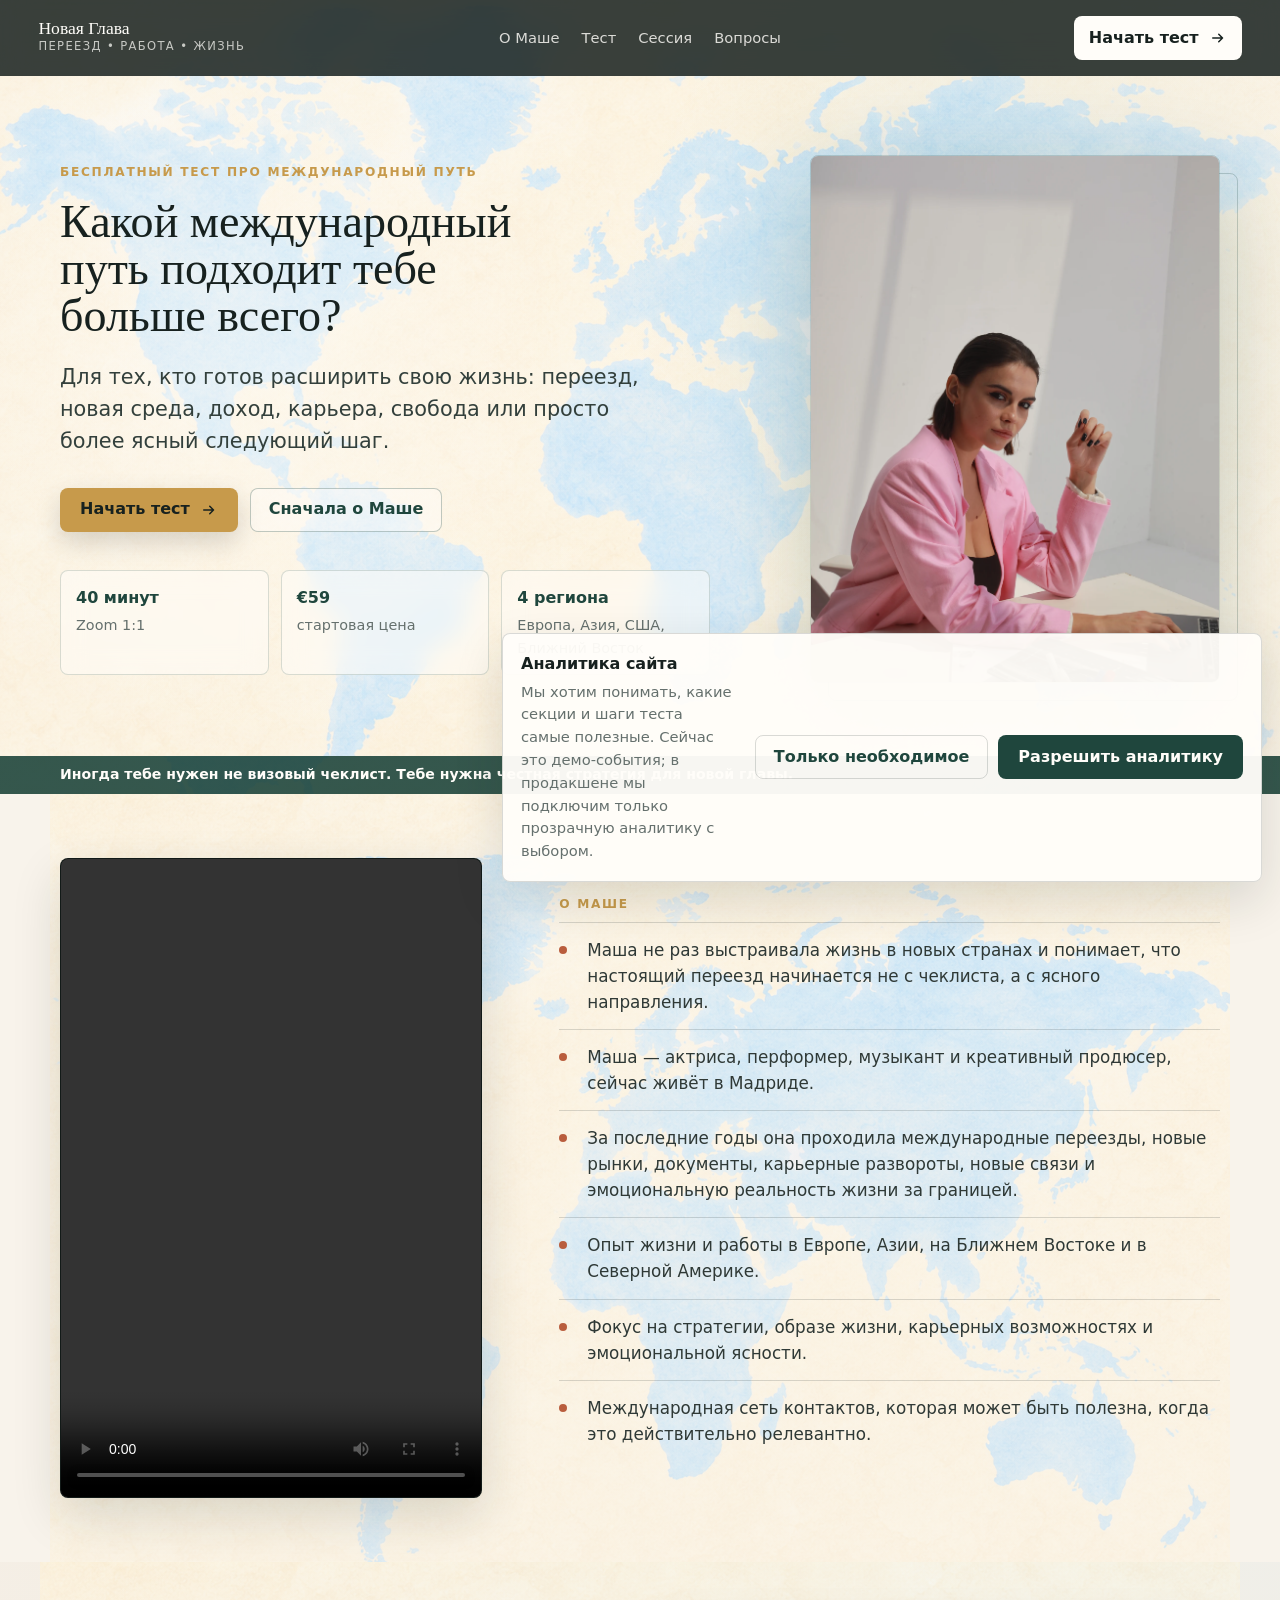
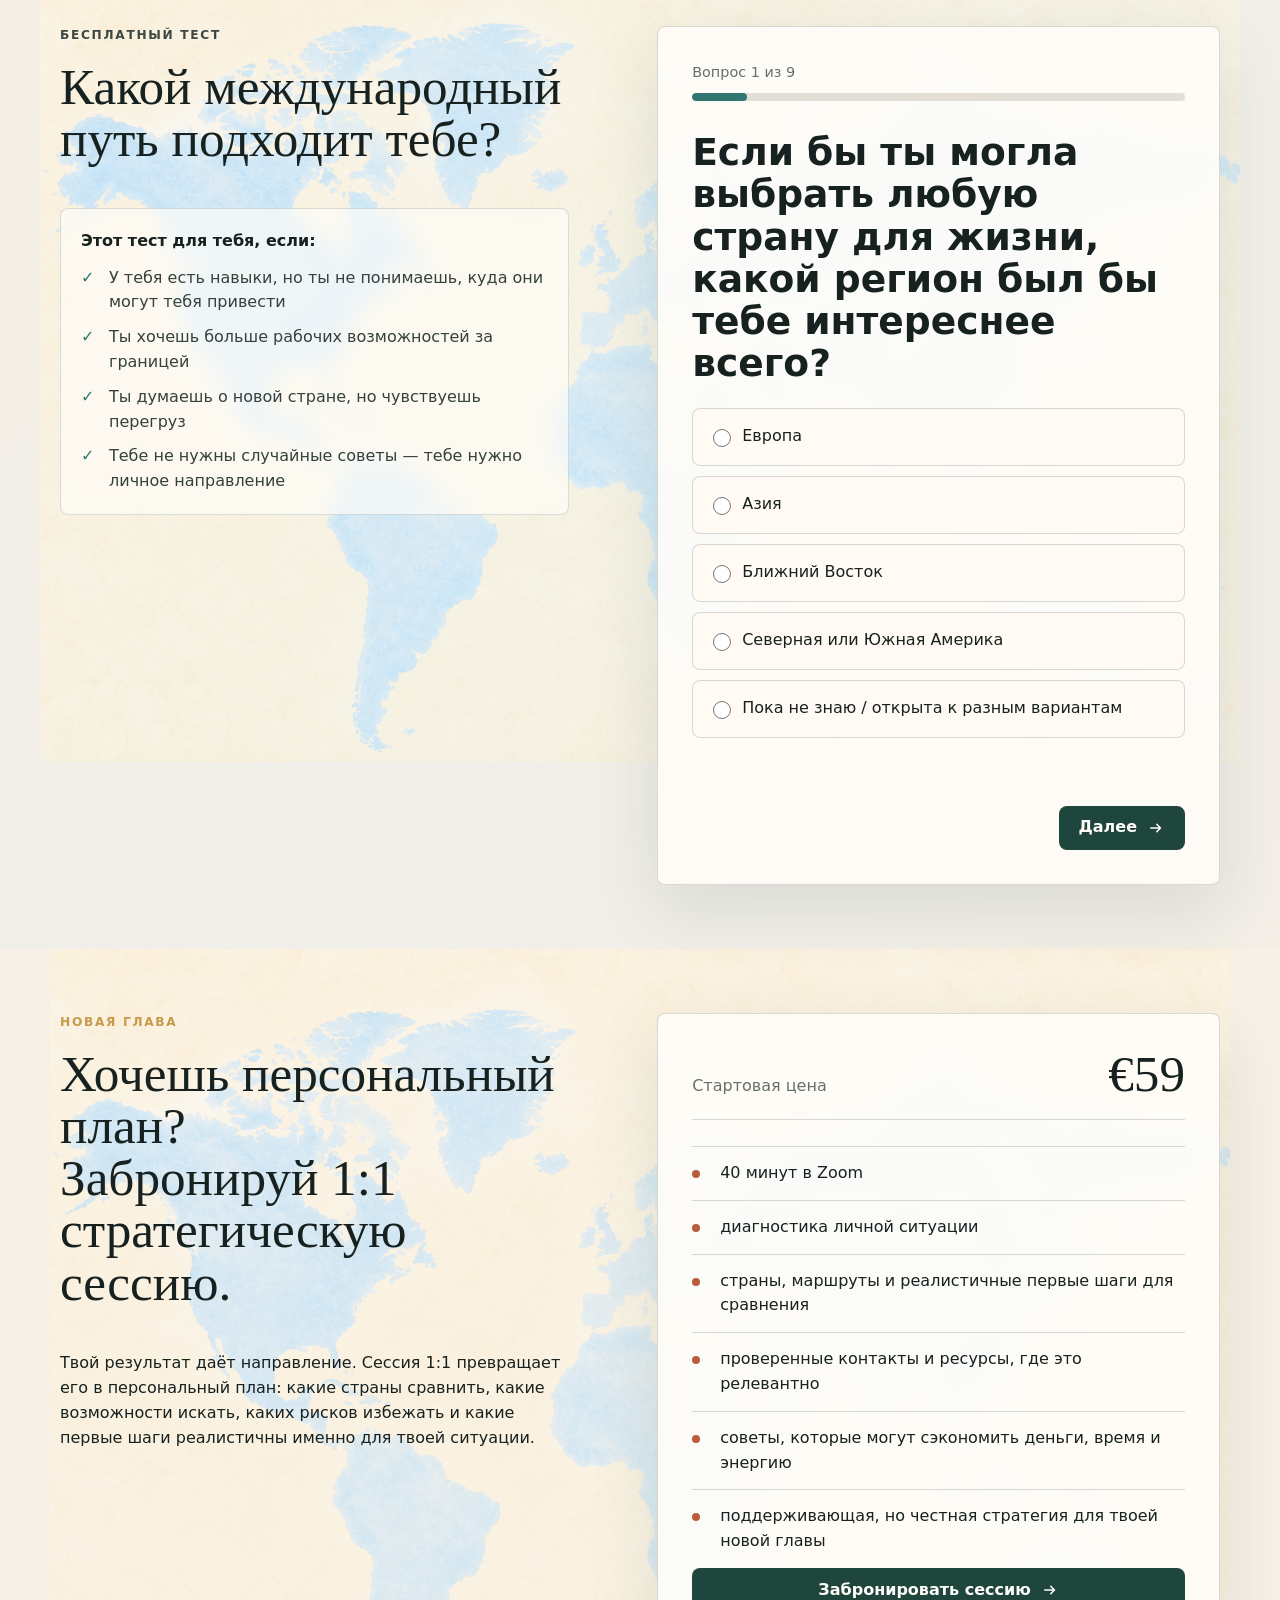
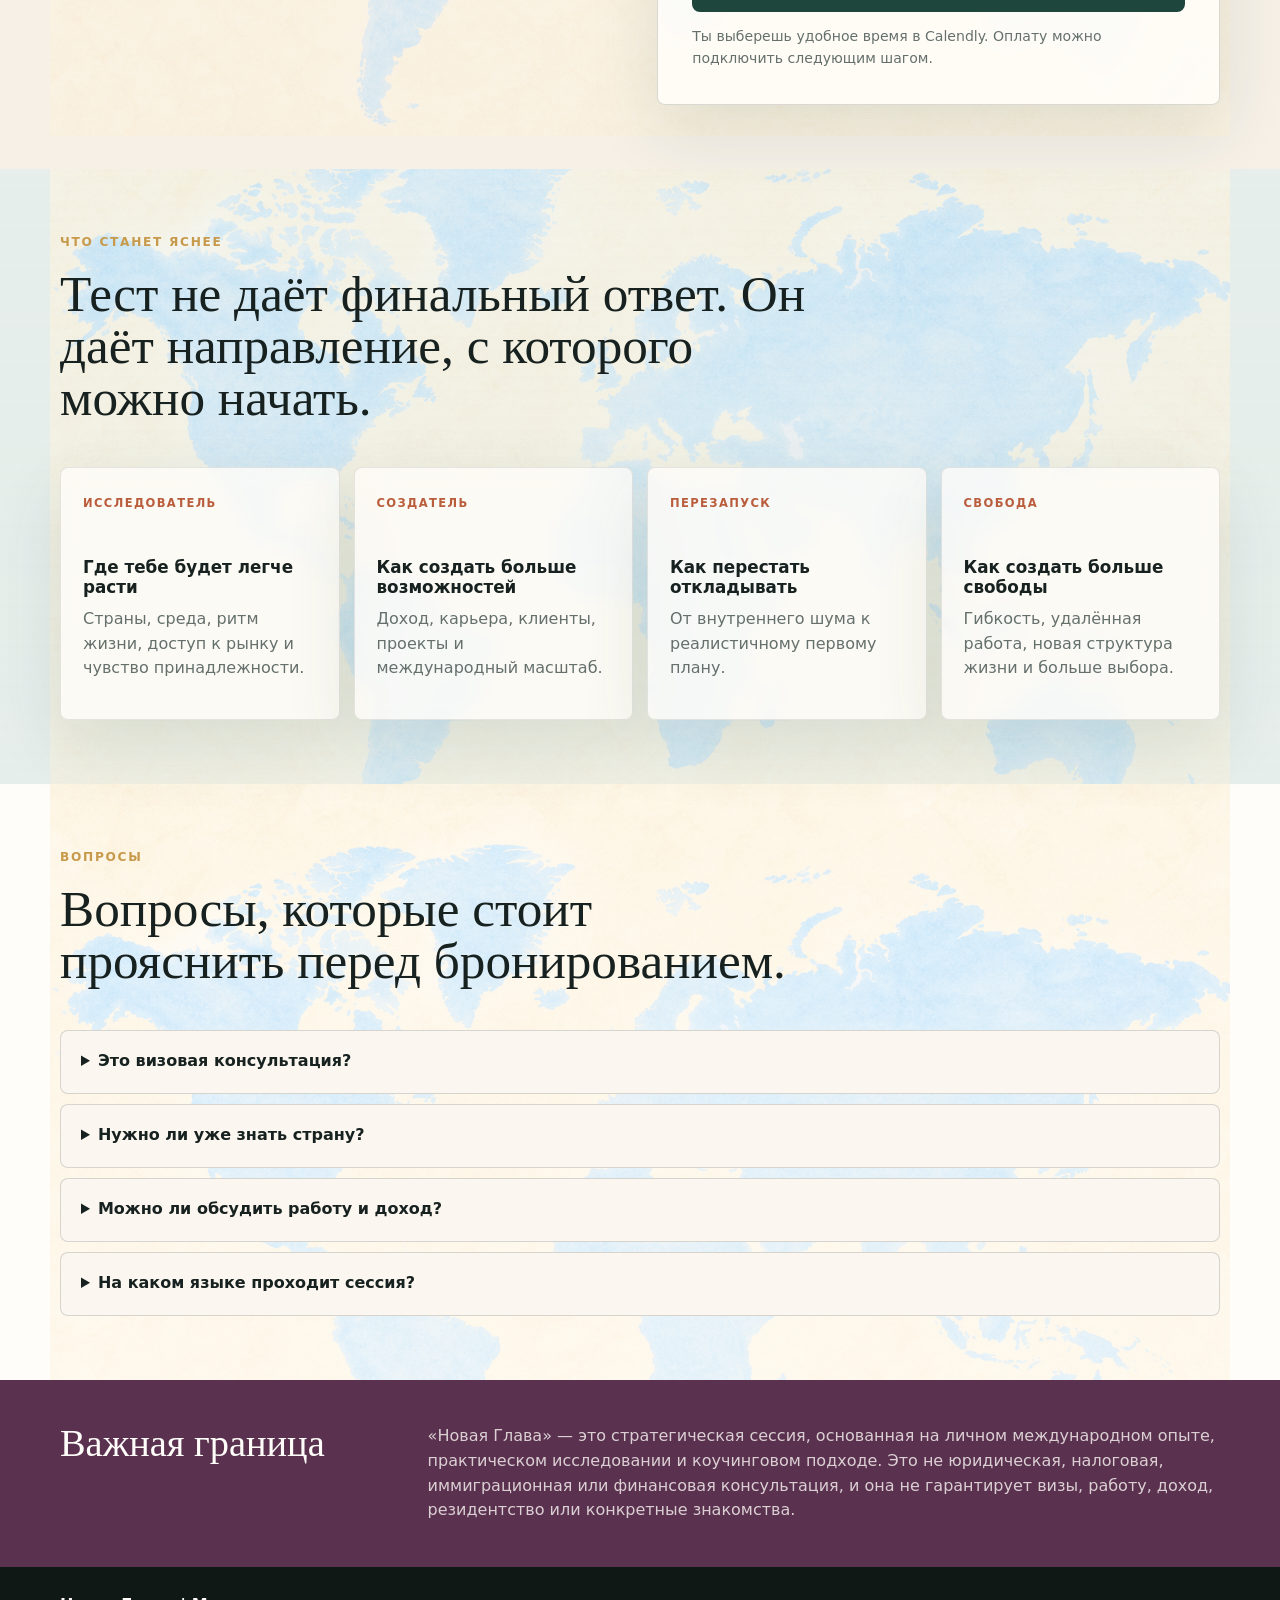
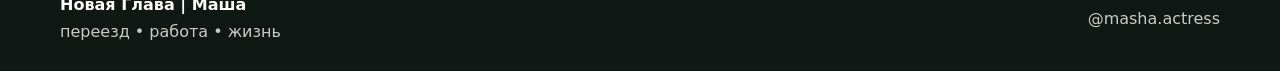
<file: 04-website/site/index.html>
<!doctype html>
<html lang="ru">
  <head>
    <meta charset="utf-8">
    <meta name="viewport" content="width=device-width, initial-scale=1">
    <title>Новая Глава | Персональная стратегия с Машей</title>
    <meta
      name="description"
      content="Персональная 1:1 стратегия для тех, кто думает о переезде, международных возможностях и новой главе жизни."
    >
    <link rel="icon" href="assets/favicon.svg" type="image/svg+xml">
    <link rel="stylesheet" href="assets/css/styles.css">
  </head>
  <body>
    <header class="site-header" data-track-section="header">
      <a class="brand-mark" href="#quiz-start" aria-label="Новая Глава">
        <span class="brand-mark__title">Новая Глава</span>
        <span class="brand-mark__sub">переезд • работа • жизнь</span>
      </a>
      <nav class="main-nav" aria-label="Главная навигация">
        <a href="#about">О Маше</a>
        <a href="#quiz">Тест</a>
        <a href="#session">Сессия</a>
        <a href="#faq">Вопросы</a>
      </nav>
      <a class="icon-button" href="#quiz-start" data-event="header_cta">
        <span>Начать тест</span>
        <svg aria-hidden="true" viewBox="0 0 24 24">
          <path d="M5 12h13m-5-5 5 5-5 5" />
        </svg>
      </a>
    </header>

    <main id="top">
      <section class="hero" data-track-section="hero">
        <div class="hero__shade"></div>
        <div class="hero__inner">
          <div class="hero__content">
            <p class="eyebrow">Бесплатный тест про международный путь</p>
            <h1>Какой международный путь подходит тебе больше всего?</h1>
            <p class="hero__lead">
              Для тех, кто готов расширить свою жизнь: переезд, новая среда,
              доход, карьера, свобода или просто более ясный следующий шаг.
            </p>
            <div class="hero__actions">
              <a class="primary-button" href="#quiz-start" data-event="hero_quiz_click">
                <span>Начать тест</span>
                <svg aria-hidden="true" viewBox="0 0 24 24">
                  <path d="M5 12h13m-5-5 5 5-5 5" />
                </svg>
              </a>
              <a class="secondary-button" href="#about" data-event="hero_about_click">Сначала о Маше</a>
            </div>
            <dl class="hero__proof" aria-label="Формат сессии">
              <div>
                <dt>40 минут</dt>
                <dd>Zoom 1:1</dd>
              </div>
              <div>
                <dt>€59</dt>
                <dd>стартовая цена</dd>
              </div>
              <div>
                <dt>4 региона</dt>
                <dd>Европа, Азия, США, Ближний Восток</dd>
              </div>
            </dl>
          </div>
          <figure class="hero__portrait">
            <img src="assets/images/hero-masha.webp" alt="Маша работает за столом">
          </figure>
        </div>
      </section>

      <section class="intro-band" aria-label="Главная идея">
        <div class="section-inner intro-band__content">
          <h2>Иногда тебе нужен не визовый чеклист. Тебе нужна честная стратегия для новой главы.</h2>
        </div>
      </section>

      <section id="about" class="about section-block" data-track-section="about">
        <div class="section-inner about-layout">
          <div class="about-media">
            <figure class="about-video">
              <video controls preload="metadata" playsinline>
                <source src="assets/video/about-masha.mov" type="video/quicktime">
                Ваш браузер не поддерживает это видео.
              </video>
            </figure>
          </div>
          <div class="about__body">
            <p class="section-kicker">о Маше</p>
            <ul class="signal-list">
              <li>Маша не раз выстраивала жизнь в новых странах и понимает, что настоящий переезд начинается не с чеклиста, а с ясного направления.</li>
              <li>Маша — актриса, перформер, музыкант и креативный продюсер, сейчас живёт в Мадриде.</li>
              <li>За последние годы она проходила международные переезды, новые рынки, документы, карьерные развороты, новые связи и эмоциональную реальность жизни за границей.</li>
              <li>Опыт жизни и работы в Европе, Азии, на Ближнем Востоке и в Северной Америке.</li>
              <li>Фокус на стратегии, образе жизни, карьерных возможностях и эмоциональной ясности.</li>
              <li>Международная сеть контактов, которая может быть полезна, когда это действительно релевантно.</li>
            </ul>
          </div>
        </div>
      </section>

      <section id="quiz" class="quiz-section section-block" data-track-section="quiz">
        <div class="section-inner quiz-layout">
          <aside class="quiz-copy">
            <p class="section-kicker">бесплатный тест</p>
            <h2>Какой международный путь подходит тебе?</h2>
            <div class="fit-list" aria-label="Для кого этот тест">
              <p>Этот тест для тебя, если:</p>
              <ul>
                <li>У тебя есть навыки, но ты не понимаешь, куда они могут тебя привести</li>
                <li>Ты хочешь больше рабочих возможностей за границей</li>
                <li>Ты думаешь о новой стране, но чувствуешь перегруз</li>
                <li>Тебе не нужны случайные советы &mdash; тебе нужно личное направление</li>
              </ul>
            </div>
          </aside>

          <div id="quiz-start" class="quiz-panel" aria-live="polite">
            <div class="quiz-progress">
              <span id="quizStepLabel">Вопрос 1 из 9</span>
              <div class="progress-track" aria-hidden="true">
                <span id="quizProgressBar"></span>
              </div>
            </div>

            <form id="relocationQuiz" novalidate>
              <div id="quizStage"></div>
              <div class="quiz-actions">
                <button class="text-button" type="button" id="prevQuestion">Назад</button>
                <button class="primary-button primary-button--dark" type="button" id="nextQuestion">
                  <span>Далее</span>
                  <svg aria-hidden="true" viewBox="0 0 24 24">
                    <path d="M5 12h13m-5-5 5 5-5 5" />
                  </svg>
                </button>
              </div>
            </form>
          </div>
        </div>
      </section>

      <section id="session" class="session-section section-block" data-track-section="session">
        <div class="section-inner session-layout">
          <div>
            <p class="section-kicker">Новая Глава</p>
            <h2>Хочешь персональный план?<br>Забронируй 1:1 стратегическую сессию.</h2>
            <p>
              Твой результат даёт направление. Сессия 1:1 превращает его в персональный
              план: какие страны сравнить, какие возможности искать, каких рисков
              избежать и какие первые шаги реалистичны именно для твоей ситуации.
            </p>
          </div>
          <div class="session-panel">
            <div class="price-row">
              <span>Стартовая цена</span>
              <strong>€59</strong>
            </div>
            <ul class="session-list">
              <li>40 минут в Zoom</li>
              <li>диагностика личной ситуации</li>
              <li>страны, маршруты и реалистичные первые шаги для сравнения</li>
              <li>проверенные контакты и ресурсы, где это релевантно</li>
              <li>советы, которые могут сэкономить деньги, время и энергию</li>
              <li>поддерживающая, но честная стратегия для твоей новой главы</li>
            </ul>
            <a
              class="primary-button primary-button--full"
              href="https://calendly.com/masha98-projects/30min?utm_source=ig&utm_medium=social&utm_content=link_in_bio&fbclid=PAZnRzaAS15MNleHRuA2FlbQIxMQBzcnRjBmFwcF9pZA8xMjQwMjQ1NzQyODc0MTQAAadG59RKdH_R_DqHpcR2HPF7r8KutiOe9lAtNAxC4Ox7LUBy1JqLaAp08hULcw_aem_LAvLGpvcZfNCh_g_yBskIg&utm_id=97760_v0_s00_e0_tv3&month=2026-07"
              target="_blank"
              rel="noreferrer"
              data-event="booking_calendly_click"
            >
              <span>Забронировать сессию</span>
              <svg aria-hidden="true" viewBox="0 0 24 24">
                <path d="M5 12h13m-5-5 5 5-5 5" />
              </svg>
            </a>
            <p class="microcopy">
              Ты выберешь удобное время в Calendly. Оплату можно подключить следующим шагом.
            </p>
          </div>
        </div>
      </section>

      <section class="pathways section-block" aria-label="Что может прояснить тест">
        <div class="section-inner">
          <div class="section-heading">
            <p class="section-kicker">что станет яснее</p>
            <h2>Тест не даёт финальный ответ. Он даёт направление, с которого можно начать.</h2>
          </div>
          <div class="pathway-grid">
            <article class="path-card">
              <span class="path-card__tag">Исследователь</span>
              <h3>Где тебе будет легче расти</h3>
              <p>Страны, среда, ритм жизни, доступ к рынку и чувство принадлежности.</p>
            </article>
            <article class="path-card">
              <span class="path-card__tag">Создатель</span>
              <h3>Как создать больше возможностей</h3>
              <p>Доход, карьера, клиенты, проекты и международный масштаб.</p>
            </article>
            <article class="path-card">
              <span class="path-card__tag">Перезапуск</span>
              <h3>Как перестать откладывать</h3>
              <p>От внутреннего шума к реалистичному первому плану.</p>
            </article>
            <article class="path-card">
              <span class="path-card__tag">Свобода</span>
              <h3>Как создать больше свободы</h3>
              <p>Гибкость, удалённая работа, новая структура жизни и больше выбора.</p>
            </article>
          </div>
        </div>
      </section>

      <section id="faq" class="faq section-block" data-track-section="faq">
        <div class="section-inner">
          <div class="section-heading">
            <p class="section-kicker">вопросы</p>
            <h2>Вопросы, которые стоит прояснить перед бронированием.</h2>
          </div>
          <div class="faq-list">
            <details>
              <summary>Это визовая консультация?</summary>
              <p>
                Нет. Это стратегическая сессия и диагностика личного направления.
                Она не заменяет юриста, налогового консультанта, иммиграционного
                специалиста или финансового эксперта. Где релевантно, Маша может
                помочь подобрать проверенных специалистов и контакты для этих вопросов.
              </p>
            </details>
            <details>
              <summary>Нужно ли уже знать страну?</summary>
              <p>
                Нет. Часто сессия полезна именно потому, что нужно понять,
                что важнее всего: страна, рынок, доход, среда, свобода,
                отношения, карьера или новая структура жизни.
              </p>
            </details>
            <details>
              <summary>Можно ли обсудить работу и доход?</summary>
              <p>
                Да, на стратегическом уровне: какие рынки, форматы работы,
                навыки, связи и первые шаги могут подойти твоей ситуации.
              </p>
            </details>
            <details>
              <summary>На каком языке проходит сессия?</summary>
              <p>
                На русском и английском.
              </p>
            </details>
          </div>
        </div>
      </section>

      <section class="legal-band" data-track-section="legal">
        <div class="section-inner legal-band__content">
          <h2>Важная граница</h2>
          <p>
            «Новая Глава» — это стратегическая сессия, основанная на личном
            международном опыте, практическом исследовании и коучинговом подходе.
            Это не юридическая, налоговая, иммиграционная или финансовая консультация,
            и она не гарантирует визы, работу, доход, резидентство или конкретные знакомства.
          </p>
        </div>
      </section>
    </main>

    <footer class="site-footer">
      <div class="section-inner footer-grid">
        <div>
          <strong>Новая Глава | Маша</strong>
          <p>переезд • работа • жизнь</p>
        </div>
        <a href="https://www.instagram.com/masha.actress" target="_blank" rel="noreferrer" data-event="footer_instagram_click">
          @masha.actress
        </a>
      </div>
    </footer>

    <div class="consent-banner" id="consentBanner" hidden>
      <div>
        <strong>Аналитика сайта</strong>
        <p>
          Мы хотим понимать, какие секции и шаги теста самые полезные.
          Сейчас это демо-события; в продакшене мы подключим только прозрачную
          аналитику с выбором.
        </p>
      </div>
      <div class="consent-actions">
        <button class="secondary-button secondary-button--plain" type="button" id="declineAnalytics">
          Только необходимое
        </button>
        <button class="primary-button primary-button--dark" type="button" id="acceptAnalytics">
          Разрешить аналитику
        </button>
      </div>
    </div>

    <script src="assets/js/quiz-data.js"></script>
    <script src="assets/js/app.js"></script>
  </body>
</html>
</file>
<file: 04-website/site/assets/css/styles.css>
:root {
  --ink: #17211f;
  --deep-green: #1f463d;
  --teal: #2f7770;
  --plum: #5a314f;
  --clay: #b95d3d;
  --gold: #c79a4b;
  --paper: #f6f0e7;
  --map-paper: #f8f3eb;
  --mist: #e6eeeb;
  --white: #fffdf9;
  --muted: #65706d;
  --border: rgba(23, 33, 31, 0.16);
  --shadow: 0 18px 50px rgba(23, 33, 31, 0.14);
  --soft-shadow: 0 24px 70px rgba(31, 70, 61, 0.12);
  --radius: 8px;
  --max: 1160px;
}

* {
  box-sizing: border-box;
}

html {
  scroll-behavior: smooth;
}

body {
  margin: 0;
  background:
    linear-gradient(rgba(246, 240, 231, 0.42), rgba(246, 240, 231, 0.58)),
    url("../images/world-map-canva-blue.png") top center / min(960px, 150vw) auto repeat-y,
    var(--paper);
  color: var(--ink);
  font-family: Inter, ui-sans-serif, system-ui, -apple-system, BlinkMacSystemFont, "Segoe UI", sans-serif;
  line-height: 1.55;
}

body.quiz-open {
  background:
    linear-gradient(rgba(246, 240, 231, 0.42), rgba(246, 240, 231, 0.58)),
    url("../images/world-map-canva-blue.png") top center / min(960px, 150vw) auto repeat-y,
    var(--paper);
}

a {
  color: inherit;
  text-decoration: none;
}

button,
input {
  font: inherit;
}

svg {
  width: 18px;
  height: 18px;
  fill: none;
  stroke: currentColor;
  stroke-linecap: round;
  stroke-linejoin: round;
  stroke-width: 2;
}

.site-header {
  position: fixed;
  inset: 0 0 auto;
  z-index: 20;
  display: grid;
  grid-template-columns: minmax(190px, 1fr) auto minmax(150px, 1fr);
  align-items: center;
  gap: 22px;
  padding: 16px clamp(18px, 3vw, 42px);
  color: var(--white);
  background: rgba(18, 27, 25, 0.83);
  backdrop-filter: blur(14px);
}

section[id] {
  scroll-margin-top: 82px;
}

#quiz-start {
  scroll-margin-top: 92px;
}

.brand-mark {
  display: inline-flex;
  flex-direction: column;
  width: max-content;
}

.brand-mark__title {
  font-family: Georgia, "Times New Roman", serif;
  font-size: 1.1rem;
  line-height: 1;
}

.brand-mark__sub {
  color: rgba(255, 253, 249, 0.72);
  font-size: 0.72rem;
  letter-spacing: 0.12em;
  text-transform: uppercase;
}

.main-nav {
  display: flex;
  align-items: center;
  gap: 22px;
  color: rgba(255, 253, 249, 0.82);
  font-size: 0.92rem;
}

.main-nav a:hover,
.site-footer a:hover {
  color: var(--gold);
}

.icon-button,
.primary-button,
.secondary-button,
.text-button {
  min-height: 44px;
  border: 0;
  cursor: pointer;
  display: inline-flex;
  align-items: center;
  justify-content: center;
  gap: 10px;
  border-radius: var(--radius);
  font-weight: 700;
  white-space: nowrap;
}

.icon-button {
  justify-self: end;
  padding: 0 15px;
  color: var(--ink);
  background: var(--white);
}

.primary-button {
  padding: 0 20px;
  color: var(--ink);
  background: var(--gold);
  box-shadow: 0 10px 26px rgba(0, 0, 0, 0.15);
}

.primary-button:hover,
.icon-button:hover {
  transform: translateY(-1px);
}

.primary-button--dark {
  color: var(--white);
  background: var(--deep-green);
  box-shadow: none;
}

.primary-button--full {
  width: 100%;
  color: var(--white);
  background: var(--deep-green);
  box-shadow: none;
}

.secondary-button {
  min-width: 148px;
  padding: 0 18px;
  color: var(--white);
  background: rgba(255, 253, 249, 0.14);
  border: 1px solid rgba(255, 253, 249, 0.35);
}

.secondary-button--plain {
  color: var(--deep-green);
  background: transparent;
  border: 1px solid var(--border);
}

.hero .secondary-button {
  color: var(--deep-green);
  background: rgba(255, 253, 249, 0.42);
  border-color: rgba(31, 70, 61, 0.28);
}

.text-button {
  min-width: 96px;
  color: var(--muted);
  background: transparent;
}

.hero {
  position: relative;
  min-height: 84vh;
  display: flex;
  align-items: center;
  overflow: hidden;
  color: var(--ink);
  background:
    linear-gradient(90deg, rgba(248, 243, 235, 0.38) 0%, rgba(248, 243, 235, 0.24) 48%, rgba(248, 243, 235, 0.5) 100%),
    url("../images/world-map-canva-blue.png") center / min(1320px, 128vw) auto no-repeat,
    #f6f0e7;
  background-blend-mode: normal, normal, normal;
}

.hero__shade {
  position: absolute;
  inset: 0;
  background:
    radial-gradient(circle at 22% 48%, rgba(255, 253, 249, 0.44), transparent 38%),
    radial-gradient(circle at 78% 38%, rgba(47, 119, 112, 0.08), transparent 34%);
  pointer-events: none;
}

.hero__inner {
  position: relative;
  display: grid;
  grid-template-columns: minmax(0, 1fr) minmax(320px, 0.62fr);
  gap: clamp(34px, 6vw, 76px);
  align-items: center;
  width: min(var(--max), calc(100% - 72px));
  margin: 0 auto;
  padding-top: 82px;
}

.hero__content {
  position: relative;
  width: 100%;
}

.hero__portrait {
  position: relative;
  justify-self: end;
  width: min(410px, 100%);
  margin: 0;
}

.hero__portrait::before {
  content: "";
  position: absolute;
  inset: 18px -18px -18px 18px;
  border: 1px solid rgba(31, 70, 61, 0.22);
  border-radius: var(--radius);
}

.hero__portrait img {
  position: relative;
  display: block;
  width: 100%;
  aspect-ratio: 4 / 5.15;
  object-fit: cover;
  object-position: center top;
  border: 1px solid rgba(31, 70, 61, 0.22);
  border-radius: var(--radius);
  box-shadow: 0 30px 90px rgba(31, 70, 61, 0.23);
}

.eyebrow,
.section-kicker {
  margin: 0 0 16px;
  color: var(--gold);
  font-size: 0.76rem;
  font-weight: 800;
  letter-spacing: 0.14em;
  text-transform: uppercase;
}

h1,
h2,
h3,
p {
  margin-top: 0;
}

h1,
h2 {
  font-family: Georgia, "Times New Roman", serif;
  font-weight: 500;
  line-height: 1.02;
}

h1 {
  max-width: 21ch;
  margin-bottom: 22px;
  font-size: clamp(2.55rem, 3.6vw, 3.65rem);
}

h2 {
  font-size: clamp(2rem, 4vw, 4rem);
}

h3 {
  margin-bottom: 10px;
  font-size: 1.05rem;
  line-height: 1.2;
}

.hero__lead {
  max-width: 590px;
  color: #33403c;
  font-size: clamp(1.05rem, 2vw, 1.3rem);
}

.hero__actions {
  display: flex;
  flex-wrap: wrap;
  gap: 12px;
  margin: 30px 0 38px;
}

.hero__proof {
  display: grid;
  grid-template-columns: repeat(3, minmax(0, 1fr));
  gap: 12px;
  width: min(650px, 100%);
  margin: 0;
}

.hero__proof div {
  min-height: 88px;
  padding: 15px;
  border: 1px solid rgba(31, 70, 61, 0.17);
  border-radius: var(--radius);
  background: rgba(255, 253, 249, 0.52);
  backdrop-filter: blur(12px);
}

.hero__proof dt {
  color: var(--deep-green);
  font-weight: 800;
}

.hero__proof dd {
  margin: 4px 0 0;
  color: var(--muted);
  font-size: 0.9rem;
}

.section-inner {
  width: min(var(--max), calc(100% - 36px));
  margin: 0 auto;
}

.section-block {
  padding: clamp(36px, 5vw, 64px) 0;
}

.intro-band {
  padding: 2px 0;
  background:
    linear-gradient(rgba(31, 70, 61, 0.9), rgba(31, 70, 61, 0.9)),
    url("../images/world-map-canva-blue.png") center / cover;
  color: var(--white);
}

.intro-band__content {
  display: flex;
  align-items: center;
  min-height: 34px;
}

.intro-band h2 {
  margin-bottom: 0;
  max-width: none;
  font-family: Inter, ui-sans-serif, system-ui, -apple-system, BlinkMacSystemFont, "Segoe UI", sans-serif;
  font-size: clamp(0.88rem, 1.08vw, 1rem);
  font-weight: 700;
  line-height: 1.22;
}

.two-column,
.session-layout,
.quiz-layout {
  display: grid;
  grid-template-columns: minmax(0, 0.95fr) minmax(0, 1.05fr);
  gap: clamp(36px, 7vw, 88px);
  align-items: start;
}

.about {
  background:
    linear-gradient(rgba(248, 243, 235, 0.34), rgba(248, 243, 235, 0.5)),
    url("../images/world-map-canva-blue.png") center top / min(1180px, 146vw) auto no-repeat,
    var(--map-paper);
  background-blend-mode: normal, normal, normal;
}

.about-layout {
  display: grid;
  grid-template-columns: minmax(260px, 0.78fr) minmax(0, 1.22fr);
  gap: clamp(34px, 6vw, 80px);
  align-items: center;
}

.about-media {
  width: min(430px, 100%);
}

.about-video {
  margin: 0;
}

.about-video video {
  display: block;
  width: 100%;
  max-height: 640px;
  aspect-ratio: 9 / 16;
  object-fit: cover;
  object-position: center top;
  border: 1px solid rgba(23, 33, 31, 0.28);
  border-radius: var(--radius);
  background: #101816;
  box-shadow: var(--shadow);
}

.about__body {
  color: #2f3936;
  font-size: 1.05rem;
}

.about__body .section-kicker {
  margin-bottom: 8px;
}

.about__body .signal-list {
  margin-top: 0;
}

.signal-list,
.session-list {
  margin: 26px 0 0;
  padding: 0;
  list-style: none;
}

.signal-list li,
.session-list li {
  position: relative;
  padding: 14px 0 14px 28px;
  border-top: 1px solid var(--border);
}

.signal-list li::before,
.session-list li::before {
  content: "";
  position: absolute;
  top: 23px;
  left: 0;
  width: 8px;
  height: 8px;
  border-radius: 50%;
  background: var(--clay);
}

.pathways {
  background:
    linear-gradient(rgba(230, 238, 235, 0.38), rgba(230, 238, 235, 0.56)),
    url("../images/world-map-canva-blue.png") center / min(1180px, 150vw) auto no-repeat,
    var(--mist);
  background-blend-mode: normal, normal, normal;
}

.section-heading {
  max-width: 760px;
  margin-bottom: 34px;
}

.pathway-grid {
  display: grid;
  grid-template-columns: repeat(4, minmax(0, 1fr));
  gap: 14px;
}

.path-card {
  min-height: 220px;
  padding: 22px;
  border: 1px solid rgba(23, 33, 31, 0.1);
  border-radius: var(--radius);
  background: rgba(255, 253, 249, 0.78);
  box-shadow: var(--soft-shadow);
  backdrop-filter: blur(10px);
}

.path-card__tag {
  display: inline-flex;
  margin-bottom: 44px;
  color: var(--clay);
  font-size: 0.72rem;
  font-weight: 900;
  letter-spacing: 0.12em;
  text-transform: uppercase;
}

.path-card p {
  color: var(--muted);
}

.quiz-section {
  background:
    linear-gradient(135deg, rgba(246, 239, 229, 0.28), rgba(232, 240, 239, 0.36) 52%, rgba(242, 238, 231, 0.48)),
    url("../images/world-map-canva-blue.png") center top / min(1200px, 152vw) auto no-repeat,
    #f4eee5;
  background-blend-mode: normal, normal, normal;
}

.quiz-copy {
  position: sticky;
  top: 110px;
}

.quiz-copy p {
  color: #3d4845;
}

.fit-list {
  margin-top: 20px;
  padding: 20px;
  border: 1px solid rgba(31, 70, 61, 0.16);
  border-radius: var(--radius);
  background: rgba(255, 253, 249, 0.64);
  backdrop-filter: blur(10px);
}

.fit-list p {
  margin-bottom: 12px;
  color: var(--ink);
  font-weight: 800;
}

.fit-list ul {
  display: grid;
  gap: 10px;
  margin: 0;
  padding: 0;
  list-style: none;
}

.fit-list li {
  position: relative;
  padding-left: 28px;
  color: #34413d;
}

.fit-list li::before {
  content: "✓";
  position: absolute;
  top: 0;
  left: 0;
  color: var(--teal);
  font-weight: 900;
}

.privacy-note {
  margin-top: 24px;
  padding: 18px;
  color: #4c5552;
  border-left: 4px solid var(--teal);
  background: rgba(255, 253, 249, 0.58);
}

.quiz-panel,
.session-panel {
  border: 1px solid var(--border);
  border-radius: var(--radius);
  background: rgba(255, 253, 249, 0.88);
  box-shadow: var(--soft-shadow);
  backdrop-filter: blur(12px);
}

.quiz-panel {
  min-height: 560px;
  padding: clamp(20px, 4vw, 34px);
}

.quiz-panel--result {
  min-height: auto;
}

.quiz-panel--result .quiz-progress,
.quiz-panel--result .quiz-actions {
  display: none;
}

.quiz-progress {
  display: grid;
  gap: 10px;
  margin-bottom: 30px;
  color: var(--muted);
  font-size: 0.9rem;
}

.progress-track {
  height: 8px;
  overflow: hidden;
  border-radius: 999px;
  background: #e4dfd6;
}

.progress-track span {
  display: block;
  width: 0;
  height: 100%;
  border-radius: inherit;
  background: var(--teal);
  transition: width 180ms ease;
}

.question-title {
  margin-bottom: 24px;
  font-size: clamp(1.45rem, 3vw, 2.35rem);
  line-height: 1.12;
}

.option-list {
  display: grid;
  gap: 10px;
}

.option-card {
  display: grid;
  grid-template-columns: 22px 1fr;
  gap: 12px;
  align-items: center;
  min-height: 58px;
  padding: 15px;
  border: 1px solid var(--border);
  border-radius: var(--radius);
  cursor: pointer;
  background: #fffaf3;
}

.option-card:hover,
.option-card:has(input:checked) {
  border-color: var(--teal);
  background: #eef7f5;
}

.option-card input {
  width: 18px;
  height: 18px;
  accent-color: var(--teal);
}

.text-field {
  width: 100%;
  min-height: 54px;
  padding: 0 15px;
  color: var(--ink);
  border: 1px solid var(--border);
  border-radius: var(--radius);
  background: #fffaf3;
}

.text-field:focus {
  outline: 3px solid rgba(47, 119, 112, 0.18);
  border-color: var(--teal);
}

.field-help {
  margin-top: 12px;
  color: var(--muted);
  font-size: 0.94rem;
}

.quiz-error {
  min-height: 24px;
  margin: 16px 0 0;
  color: #9f352d;
  font-weight: 700;
}

.quiz-actions {
  display: flex;
  justify-content: space-between;
  gap: 16px;
  margin-top: 28px;
}

.result-intro {
  margin-bottom: 22px;
}

.result-inline-title {
  margin-bottom: 10px;
}

.result-inline-summary {
  color: #3d4845;
  font-size: 1.02rem;
}

.result-card-grid {
  display: grid;
  gap: 12px;
}

.result-card {
  padding: 18px;
  border: 1px solid rgba(23, 33, 31, 0.11);
  border-radius: var(--radius);
  background: #fffaf3;
}

.result-card h3 {
  margin-bottom: 8px;
  color: var(--deep-green);
  font-size: 0.92rem;
  letter-spacing: 0.08em;
  text-transform: uppercase;
}

.result-card p {
  margin: 0;
}

.session-section {
  background:
    linear-gradient(rgba(246, 240, 231, 0.32), rgba(246, 240, 231, 0.5)),
    url("../images/world-map-canva-blue.png") center top / min(1180px, 150vw) auto no-repeat,
    var(--paper);
  background-blend-mode: normal, normal, normal;
}

.session-panel {
  padding: clamp(22px, 4vw, 34px);
}

.price-row {
  display: flex;
  align-items: end;
  justify-content: space-between;
  gap: 18px;
  padding-bottom: 20px;
  border-bottom: 1px solid var(--border);
}

.price-row span {
  color: var(--muted);
}

.price-row strong {
  font-family: Georgia, "Times New Roman", serif;
  font-size: 3.2rem;
  font-weight: 500;
  line-height: 1;
}

.microcopy {
  margin: 14px 0 0;
  color: var(--muted);
  font-size: 0.88rem;
}

.faq {
  background:
    linear-gradient(rgba(255, 253, 249, 0.34), rgba(255, 253, 249, 0.56)),
    url("../images/world-map-canva-blue.png") center top / min(1180px, 150vw) auto no-repeat,
    var(--white);
  background-blend-mode: normal, normal, normal;
}

.faq-list {
  display: grid;
  gap: 10px;
}

details {
  border: 1px solid var(--border);
  border-radius: var(--radius);
  background: #fbf7f0;
}

summary {
  min-height: 62px;
  padding: 18px 20px;
  cursor: pointer;
  font-weight: 800;
}

details p {
  margin: 0;
  padding: 0 20px 20px;
  color: var(--muted);
}

.legal-band {
  padding: 44px 0;
  color: var(--white);
  background: var(--plum);
}

.legal-band__content {
  display: grid;
  grid-template-columns: 0.6fr 1.4fr;
  gap: 28px;
  align-items: start;
}

.legal-band h2 {
  margin: 0;
  font-size: clamp(1.5rem, 3vw, 2.6rem);
}

.legal-band p {
  margin: 0;
  color: rgba(255, 253, 249, 0.78);
}

.site-footer {
  padding: 26px 0;
  color: rgba(255, 253, 249, 0.78);
  background: #101816;
}

.footer-grid {
  display: flex;
  align-items: center;
  justify-content: space-between;
  gap: 20px;
}

.footer-grid strong {
  color: var(--white);
}

.footer-grid p {
  margin: 2px 0 0;
}

.consent-banner {
  position: fixed;
  right: 18px;
  bottom: 18px;
  z-index: 40;
  display: grid;
  grid-template-columns: minmax(0, 1fr) auto;
  gap: 20px;
  align-items: center;
  width: min(760px, calc(100% - 36px));
  padding: 18px;
  border: 1px solid var(--border);
  border-radius: var(--radius);
  background: rgba(255, 253, 249, 0.96);
  box-shadow: var(--shadow);
}

.consent-banner[hidden] {
  display: none;
}

.consent-banner strong {
  display: block;
  margin-bottom: 4px;
}

.consent-banner p {
  margin: 0;
  color: var(--muted);
  font-size: 0.92rem;
}

.consent-actions {
  display: flex;
  gap: 10px;
}

@media (max-width: 940px) {
  .site-header {
    grid-template-columns: 1fr auto;
  }

  .main-nav {
    display: none;
  }

  .about-layout,
  .two-column,
  .session-layout,
  .quiz-layout,
  .consent-banner,
  .legal-band__content {
    grid-template-columns: 1fr;
  }

  .quiz-copy {
    position: static;
  }

  .pathway-grid {
    grid-template-columns: repeat(2, minmax(0, 1fr));
  }
}

@media (max-width: 640px) {
  body {
    background:
      linear-gradient(rgba(246, 240, 231, 0.34), rgba(246, 240, 231, 0.54)),
      url("../images/world-map-canva-blue.png") top center / 135% auto repeat-y,
      var(--paper);
  }

  body.quiz-open {
    background:
      linear-gradient(rgba(246, 240, 231, 0.34), rgba(246, 240, 231, 0.54)),
      url("../images/world-map-canva-blue.png") top center / 135% auto repeat-y,
      var(--paper);
  }

  .site-header {
    padding: 12px 14px;
  }

  .brand-mark__sub {
    display: none;
  }

  .icon-button {
    min-width: 44px;
    width: 44px;
    padding: 0;
  }

  .icon-button span {
    position: absolute;
    width: 1px;
    height: 1px;
    overflow: hidden;
    clip: rect(0 0 0 0);
  }

  .hero {
    background:
      linear-gradient(rgba(248, 243, 235, 0.18), rgba(248, 243, 235, 0.5)),
      url("../images/world-map-canva-blue.png") center top / 165% auto no-repeat,
      var(--map-paper);
    min-height: auto;
    align-items: center;
    padding: 78px 0 34px;
    color: var(--ink);
  }

  .hero__inner {
    grid-template-columns: 1fr;
    gap: 18px;
    width: calc(100% - 28px);
    padding-top: 0;
  }

  .hero__shade {
    background:
      radial-gradient(circle at 70% 12%, rgba(255, 253, 249, 0.34), transparent 38%),
      radial-gradient(circle at 15% 44%, rgba(47, 119, 112, 0.08), transparent 34%);
  }

  .hero h1,
  .hero__lead {
    text-shadow: none;
  }

  .hero__content {
    width: 100%;
    margin: 0;
    padding-top: 0;
  }

  .hero__portrait {
    order: -1;
    justify-self: start;
    width: min(220px, 58vw);
  }

  .hero__portrait::before {
    inset: 10px -10px -10px 10px;
  }

  .hero__portrait img {
    aspect-ratio: 4 / 5;
    box-shadow: 0 18px 48px rgba(31, 70, 61, 0.18);
  }

  h1 {
    max-width: 100%;
    font-size: clamp(2.25rem, 9.6vw, 3rem);
    overflow-wrap: anywhere;
  }

  h2 {
    font-size: clamp(2.05rem, 10vw, 3.1rem);
  }

  .hero__lead {
    color: #33403c;
    font-size: 1rem;
  }

  .section-block {
    min-height: auto;
    display: flex;
    align-items: center;
    padding: 34px 0 28px;
  }

  .quiz-section {
    padding-bottom: 18px;
  }

  .session-section {
    padding-top: 24px;
  }

  .intro-band {
    min-height: auto;
    display: flex;
    align-items: center;
    padding: 2px 0;
  }

  .intro-band__content {
    min-height: 32px;
  }

  .intro-band h2 {
    font-size: clamp(0.82rem, 3.8vw, 1rem);
  }

  .intro-band,
  .about,
  .pathways,
  .quiz-section,
  .session-section,
  .faq {
    background-size: 150% auto;
    background-position: center top;
  }

  .about-video {
    margin-top: 0;
  }

  .about-video video {
    max-height: 520px;
    box-shadow: 0 18px 45px rgba(31, 70, 61, 0.16);
  }

  .fit-list {
    margin-top: 16px;
    padding: 16px;
  }

  .fit-list ul {
    gap: 8px;
  }

  .signal-list,
  .session-list {
    margin-top: 18px;
  }

  .about__body .signal-list {
    margin-top: 0;
  }

  .signal-list li,
  .session-list li {
    padding: 12px 0 12px 24px;
  }

  .path-card {
    min-height: auto;
    padding: 18px;
  }

  .path-card__tag {
    margin-bottom: 24px;
  }

  .quiz-panel,
  .session-panel,
  .result-detail {
    padding: 18px;
  }

  .quiz-panel {
    min-height: auto;
  }

  .question-title {
    font-size: 1.55rem;
  }

  .option-card {
    min-height: 54px;
    padding: 13px;
  }

  .result-card {
    padding: 16px;
  }

  .price-row strong {
    font-size: 2.7rem;
  }

  .faq-list {
    gap: 8px;
  }

  summary {
    min-height: 56px;
    padding: 16px;
  }

  details p {
    padding: 0 16px 16px;
  }

  .hero__proof,
  .pathway-grid {
    grid-template-columns: 1fr;
  }

  .hero__proof {
    display: none;
  }

  .hero__actions,
  .quiz-actions,
  .consent-actions,
  .footer-grid {
    align-items: stretch;
    flex-direction: column;
  }

  .primary-button,
  .secondary-button,
  .text-button {
    width: 100%;
  }

  .section-inner {
    width: min(100% - 28px, var(--max));
  }
}
</file>
